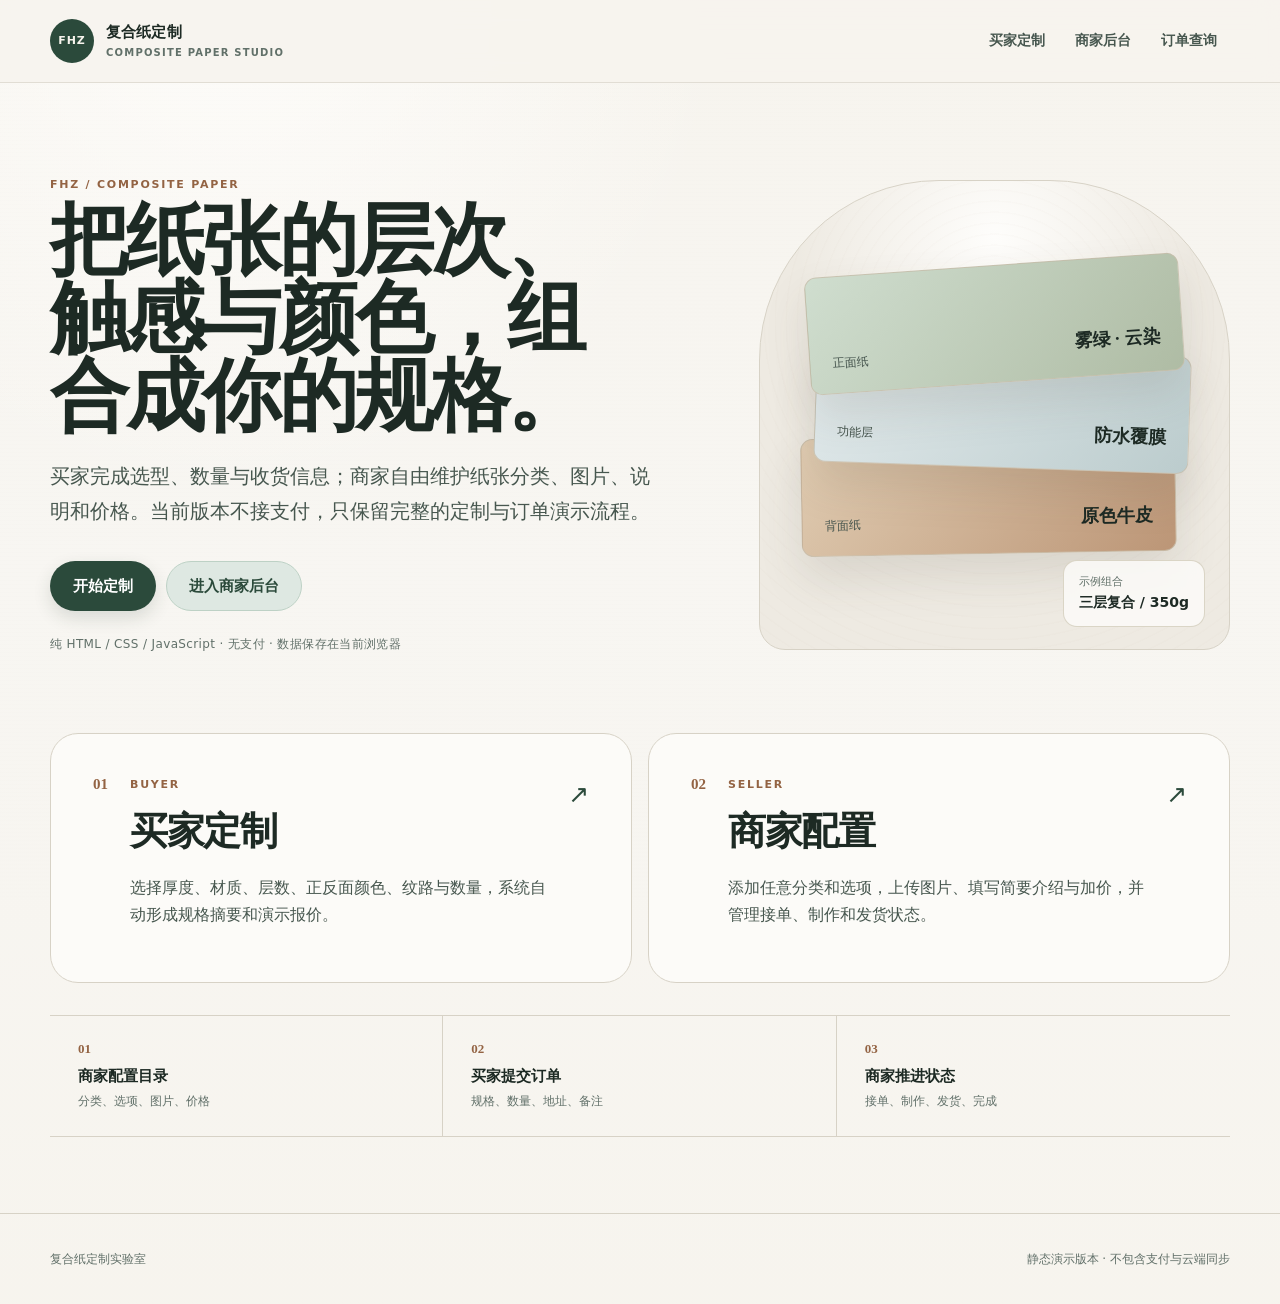
<file: index.html>
<!doctype html>
<html lang="zh-CN">
<head>
  <meta charset="utf-8">
  <meta name="viewport" content="width=device-width, initial-scale=1">
  <meta name="color-scheme" content="light">
  <meta name="theme-color" content="#f4efe4">
  <title>复合纸定制实验室</title>
  <meta name="description" content="一个可直接部署到 Cloudflare Pages 的复合纸定制静态演示网站，包含独立买家页面、商家后台与订单查询。">
  <link rel="icon" href="./favicon.svg" type="image/svg+xml">
  <link rel="stylesheet" href="./assets/styles.css">
</head>
<body>
  <a class="skip-link" href="#main">跳到主要内容</a>
  <header class="site-header">
    <div class="shell header-inner">
      <a class="brand" href="./" aria-label="复合纸定制实验室首页">
        <span class="brand-symbol" aria-hidden="true">FHZ</span>
        <span class="brand-copy"><strong>复合纸定制</strong><small>Composite Paper Studio</small></span>
      </a>
      <button class="nav-toggle" type="button" aria-expanded="false" aria-controls="siteNav">菜单</button>
      <nav class="site-nav" id="siteNav" aria-label="主导航">
        <a href="./buyer/">买家定制</a>
        <a href="./seller/">商家后台</a>
        <a href="./orders/">订单查询</a>
      </nav>
    </div>
  </header>

  <main id="main">
    <section class="shell home-hero">
      <div class="hero-copy">
        <p class="kicker">FHZ / COMPOSITE PAPER</p>
        <h1>把纸张的层次、触感与颜色，组合成你的规格。</h1>
        <p class="hero-lead">买家完成选型、数量与收货信息；商家自由维护纸张分类、图片、说明和价格。当前版本不接支付，只保留完整的定制与订单演示流程。</p>
        <div class="hero-actions">
          <a class="button button-primary button-large" href="./buyer/">开始定制</a>
          <a class="button button-secondary button-large" href="./seller/">进入商家后台</a>
        </div>
        <p class="context-note">纯 HTML / CSS / JavaScript · 无支付 · 数据保存在当前浏览器</p>
      </div>

      <div class="material-visual" aria-label="复合纸层叠示意">
        <div class="paper-sheet paper-sheet-a"><span>正面纸</span><b>雾绿 · 云染</b></div>
        <div class="paper-sheet paper-sheet-b"><span>功能层</span><b>防水覆膜</b></div>
        <div class="paper-sheet paper-sheet-c"><span>背面纸</span><b>原色牛皮</b></div>
        <div class="visual-caption">
          <span>示例组合</span>
          <strong>三层复合 / 350g</strong>
        </div>
      </div>
    </section>

    <section class="shell role-grid" aria-label="使用入口">
      <a class="role-card" href="./buyer/">
        <span class="role-number">01</span>
        <div>
          <p class="kicker">BUYER</p>
          <h2>买家定制</h2>
          <p>选择厚度、材质、层数、正反面颜色、纹路与数量，系统自动形成规格摘要和演示报价。</p>
        </div>
        <span class="role-arrow" aria-hidden="true">↗</span>
      </a>
      <a class="role-card" href="./seller/">
        <span class="role-number">02</span>
        <div>
          <p class="kicker">SELLER</p>
          <h2>商家配置</h2>
          <p>添加任意分类和选项，上传图片、填写简要介绍与加价，并管理接单、制作和发货状态。</p>
        </div>
        <span class="role-arrow" aria-hidden="true">↗</span>
      </a>
    </section>

    <section class="shell process-strip" aria-label="演示流程">
      <div><span>01</span><strong>商家配置目录</strong><small>分类、选项、图片、价格</small></div>
      <div><span>02</span><strong>买家提交订单</strong><small>规格、数量、地址、备注</small></div>
      <div><span>03</span><strong>商家推进状态</strong><small>接单、制作、发货、完成</small></div>
    </section>
  </main>

  <footer class="site-footer">
    <div class="shell footer-inner">
      <span>复合纸定制实验室</span>
      <span>静态演示版本 · 不包含支付与云端同步</span>
    </div>
  </footer>
  <script src="./assets/app.js"></script>
</body>
</html>
</file>
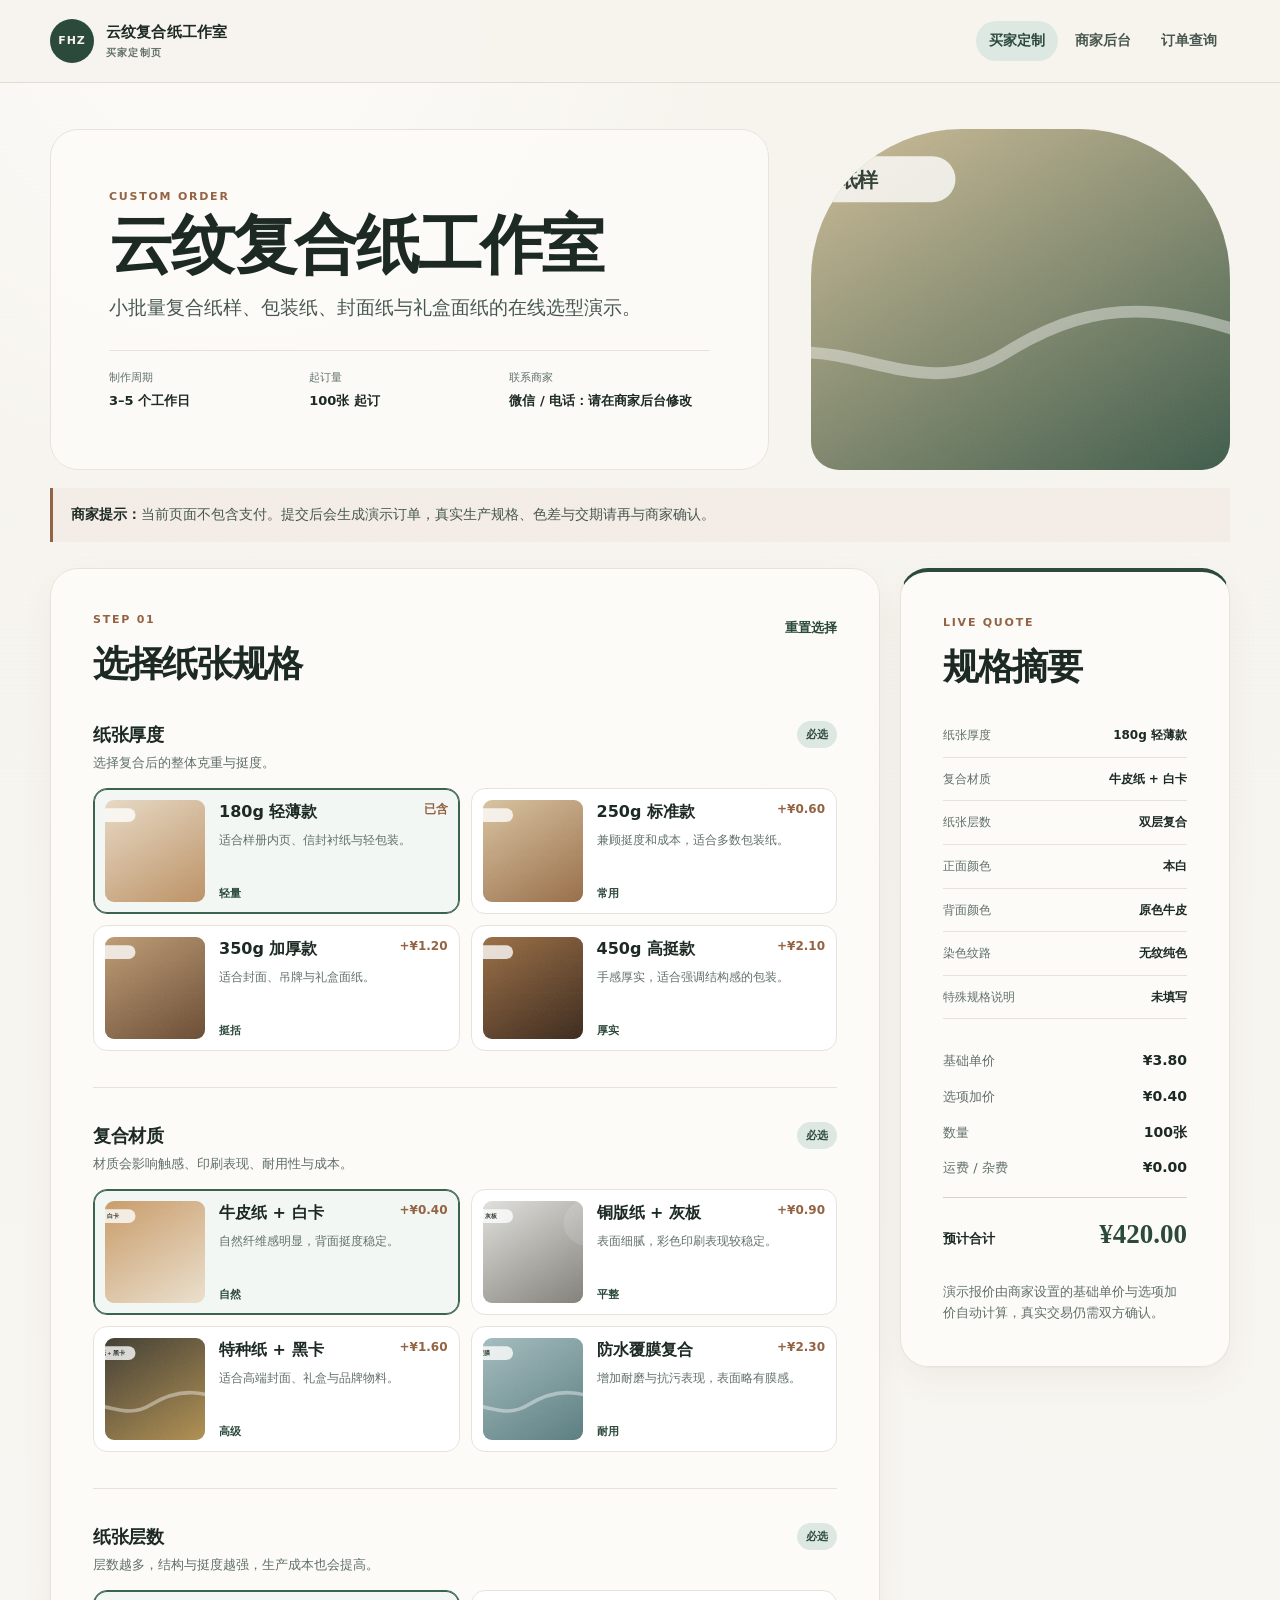
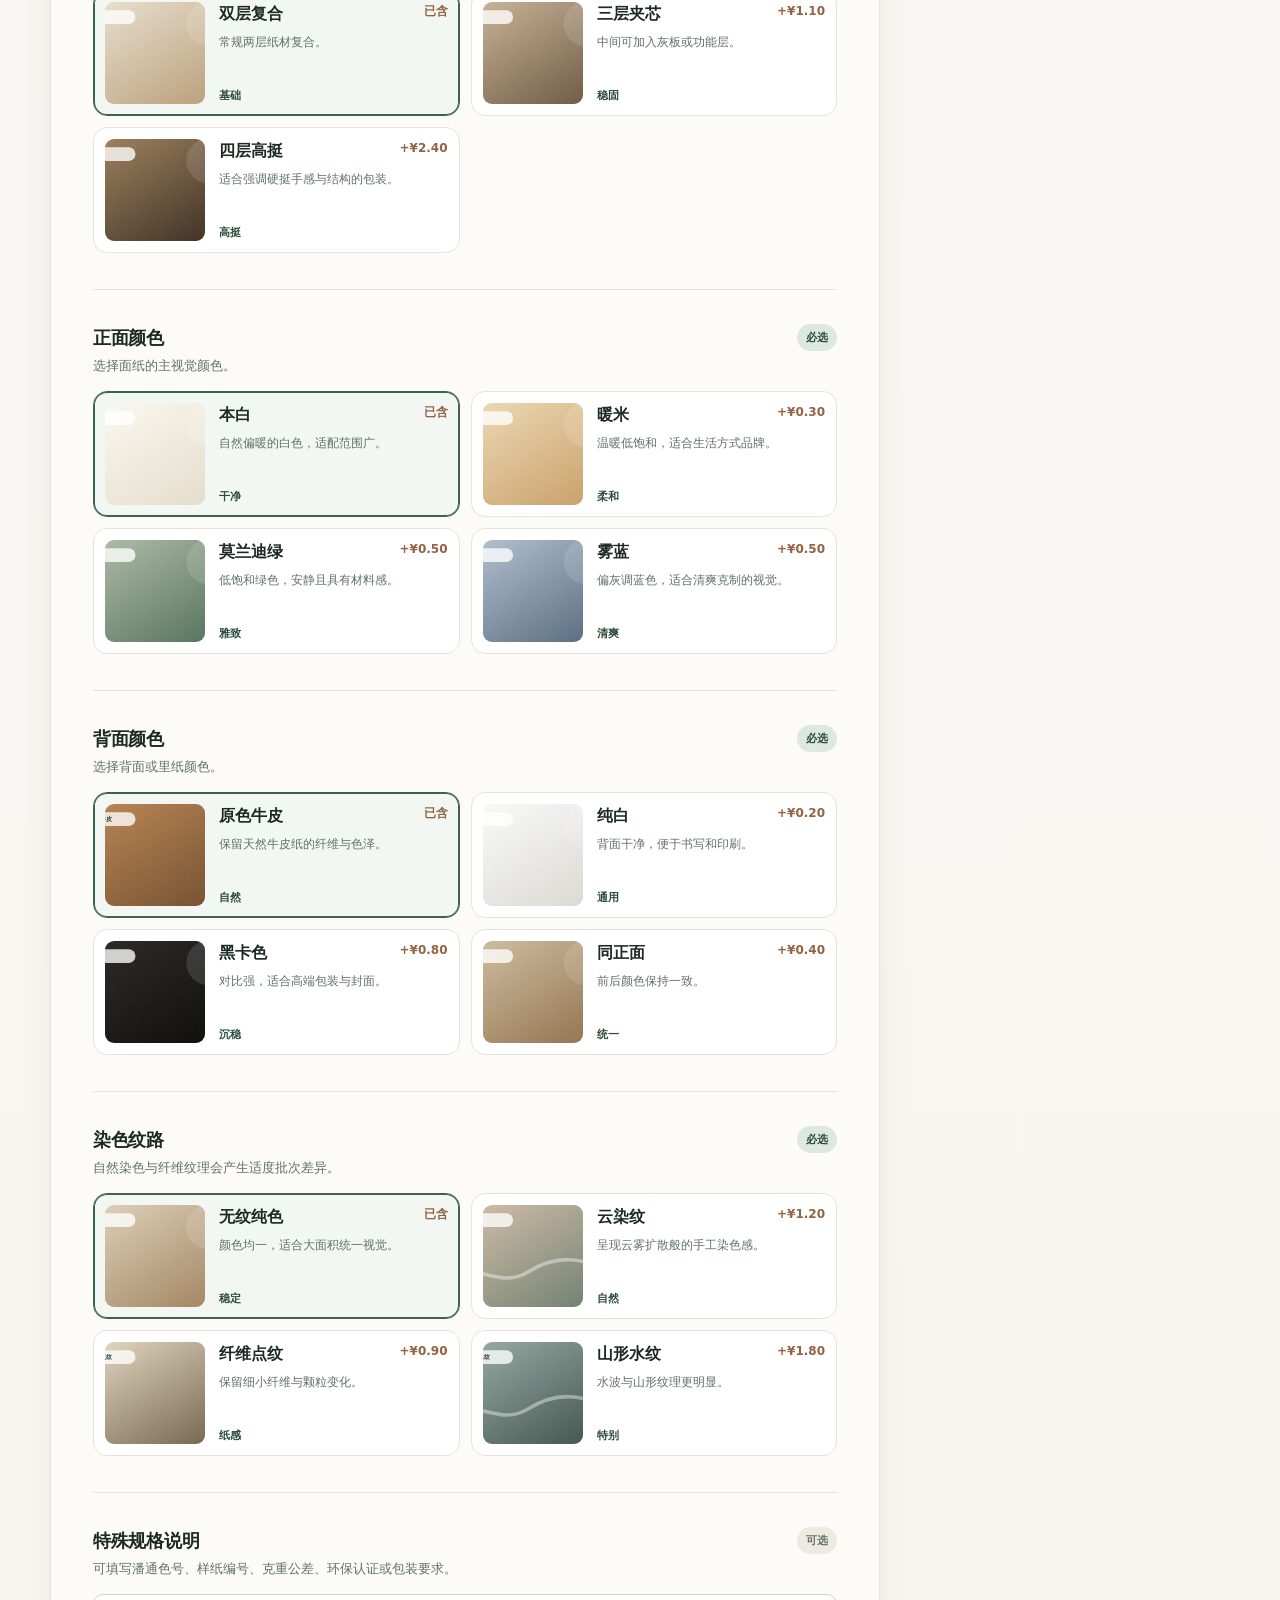
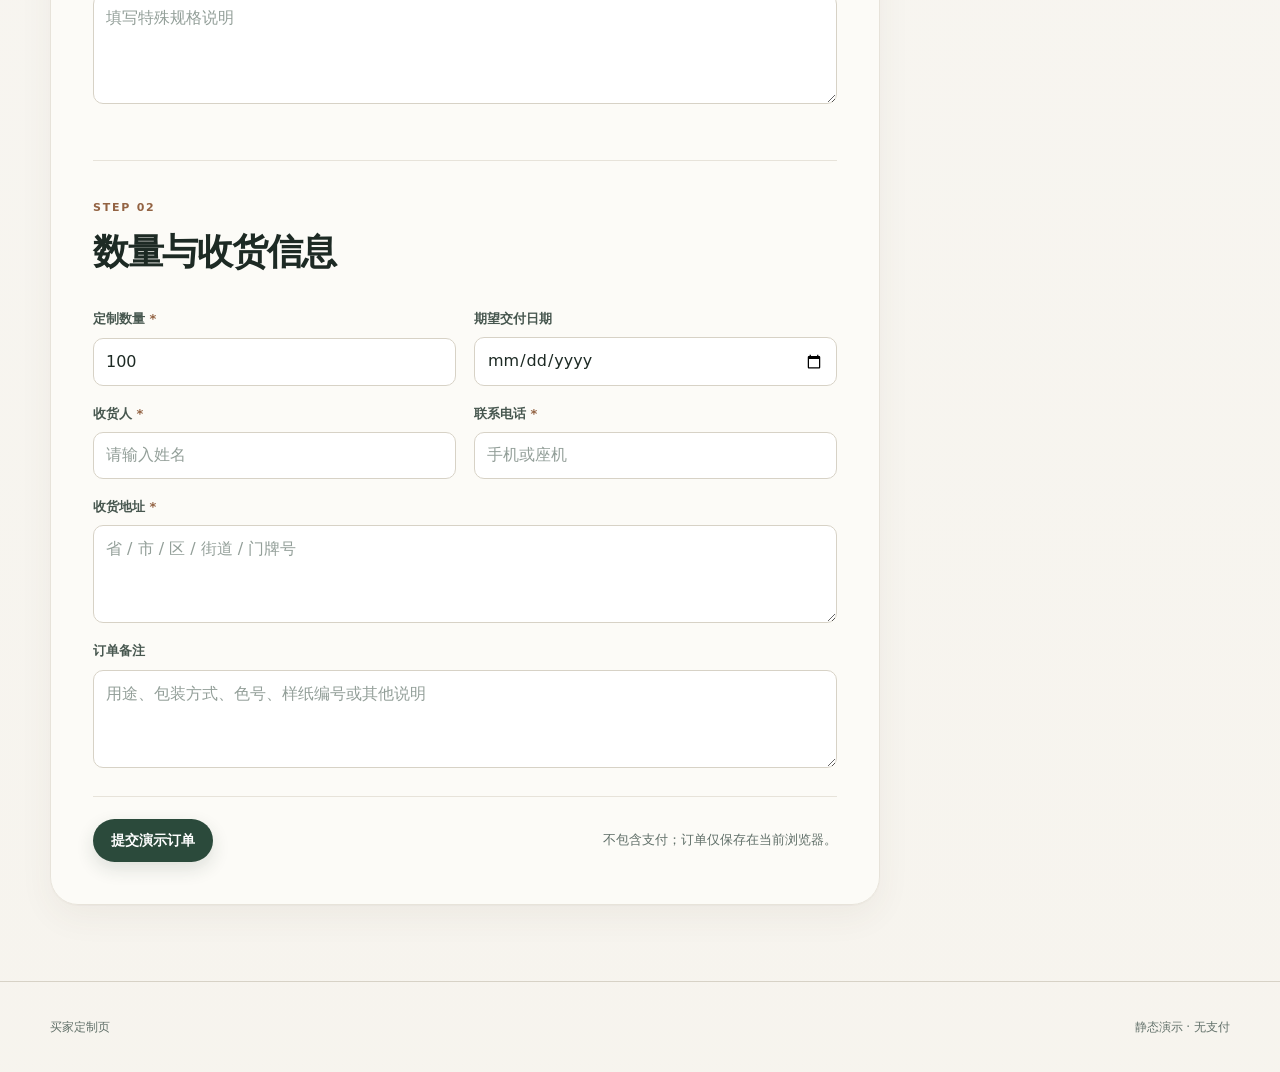
<file: buyer/index.html>
<!doctype html>
<html lang="zh-CN">
<head>
  <meta charset="utf-8">
  <meta name="viewport" content="width=device-width, initial-scale=1">
  <meta name="color-scheme" content="light">
  <meta name="theme-color" content="#f4efe4">
  <title>买家定制 · 复合纸定制实验室</title>
  <meta name="description" content="选择复合纸厚度、材质、层数、颜色、染色纹路和数量，并生成静态演示订单。">
  <link rel="icon" href="../favicon.svg" type="image/svg+xml">
  <link rel="stylesheet" href="../assets/styles.css">
</head>
<body>
  <a class="skip-link" href="#main">跳到主要内容</a>
  <header class="site-header">
    <div class="shell header-inner">
      <a class="brand" href="../" aria-label="返回首页">
        <span class="brand-symbol" aria-hidden="true">FHZ</span>
        <span class="brand-copy"><strong id="buyerShopNameTop">复合纸定制</strong><small>买家定制页</small></span>
      </a>
      <button class="nav-toggle" type="button" aria-expanded="false" aria-controls="siteNav">菜单</button>
      <nav class="site-nav" id="siteNav" aria-label="主导航">
        <a class="active" aria-current="page" href="../buyer/">买家定制</a>
        <a href="../seller/">商家后台</a>
        <a href="../orders/">订单查询</a>
      </nav>
    </div>
  </header>

  <main id="main" class="shell page-main">
    <section class="merchant-intro">
      <div class="merchant-copy">
        <p class="kicker">CUSTOM ORDER</p>
        <h1 id="shopName">复合纸定制</h1>
        <p id="shopSlogan" class="page-lead"></p>
        <dl class="merchant-meta">
          <div><dt>制作周期</dt><dd id="leadTime">待确认</dd></div>
          <div><dt>起订量</dt><dd id="minQty">待确认</dd></div>
          <div><dt>联系商家</dt><dd id="contact">待填写</dd></div>
        </dl>
      </div>
      <div class="merchant-cover-wrap">
        <img id="shopCover" class="merchant-cover" alt="商家复合纸样展示">
      </div>
    </section>

    <div id="shopNotice" class="announcement" role="note"></div>

    <div class="builder-layout">
      <form id="buyerForm" class="content-card buyer-form" novalidate>
        <section aria-labelledby="specTitle">
          <div class="section-heading">
            <div><p class="kicker">STEP 01</p><h2 id="specTitle">选择纸张规格</h2></div>
            <button class="text-button" id="resetChoiceBtn" type="button">重置选择</button>
          </div>
          <div id="groupsContainer" class="groups-container"></div>
        </section>

        <section class="form-section" aria-labelledby="deliveryTitle">
          <div class="section-heading">
            <div><p class="kicker">STEP 02</p><h2 id="deliveryTitle">数量与收货信息</h2></div>
          </div>
          <div class="field-grid two-columns">
            <label class="field"><span>定制数量 <em aria-hidden="true">*</em></span><input id="quantity" name="quantity" type="number" min="1" step="1" inputmode="numeric" required></label>
            <label class="field"><span>期望交付日期</span><input id="deadline" name="deadline" type="date"></label>
            <label class="field"><span>收货人 <em aria-hidden="true">*</em></span><input id="buyerName" name="buyerName" type="text" autocomplete="name" maxlength="40" placeholder="请输入姓名" required></label>
            <label class="field"><span>联系电话 <em aria-hidden="true">*</em></span><input id="buyerPhone" name="buyerPhone" type="tel" autocomplete="tel" maxlength="30" placeholder="手机或座机" required></label>
            <label class="field span-two"><span>收货地址 <em aria-hidden="true">*</em></span><textarea id="address" name="address" rows="3" autocomplete="street-address" maxlength="240" placeholder="省 / 市 / 区 / 街道 / 门牌号" required></textarea></label>
            <label class="field span-two"><span>订单备注</span><textarea id="remark" name="remark" rows="3" maxlength="500" placeholder="用途、包装方式、色号、样纸编号或其他说明"></textarea></label>
          </div>
        </section>

        <div id="formMessage" class="form-message" role="alert" aria-live="assertive" hidden></div>
        <div class="form-footer">
          <button class="button button-primary" type="submit">提交演示订单</button>
          <p>不包含支付；订单仅保存在当前浏览器。</p>
        </div>
      </form>

      <aside class="content-card quote-panel" aria-labelledby="quoteTitle">
        <div class="section-heading compact">
          <div><p class="kicker">LIVE QUOTE</p><h2 id="quoteTitle">规格摘要</h2></div>
        </div>
        <div id="summaryList" class="summary-list"></div>
        <dl class="price-summary">
          <div><dt>基础单价</dt><dd id="basePrice">¥0.00</dd></div>
          <div><dt>选项加价</dt><dd id="extraPrice">¥0.00</dd></div>
          <div><dt>数量</dt><dd id="qtyPreview">0</dd></div>
          <div><dt>运费 / 杂费</dt><dd id="shippingFee">¥0.00</dd></div>
          <div class="price-total"><dt>预计合计</dt><dd id="totalPrice">¥0.00</dd></div>
        </dl>
        <p class="quiet-note">演示报价由商家设置的基础单价与选项加价自动计算，真实交易仍需双方确认。</p>
      </aside>
    </div>
  </main>

  <dialog id="orderDialog" class="dialog-shell" aria-labelledby="orderDialogTitle">
    <div class="dialog-card dialog-small">
      <button class="dialog-close" id="closeOrderDialog" type="button" aria-label="关闭">×</button>
      <p class="kicker">ORDER CREATED</p>
      <h2 id="orderDialogTitle">订单已生成</h2>
      <p class="dialog-lead">订单已保存到当前浏览器。请记录订单号，或复制摘要发给商家。</p>
      <div id="orderDialogBody"></div>
      <div class="dialog-actions">
        <button class="button button-secondary" id="copyOrderBtn" type="button">复制订单摘要</button>
        <a class="button button-quiet" id="viewOrderLink" href="../orders/">查看订单</a>
        <button class="button button-primary" id="okOrderBtn" type="button">完成</button>
      </div>
    </div>
  </dialog>

  <footer class="site-footer">
    <div class="shell footer-inner"><span>买家定制页</span><span>静态演示 · 无支付</span></div>
  </footer>
  <script src="../assets/store.js"></script>
  <script src="../assets/app.js"></script>
  <script src="../assets/buyer.js"></script>
</body>
</html>
</file>
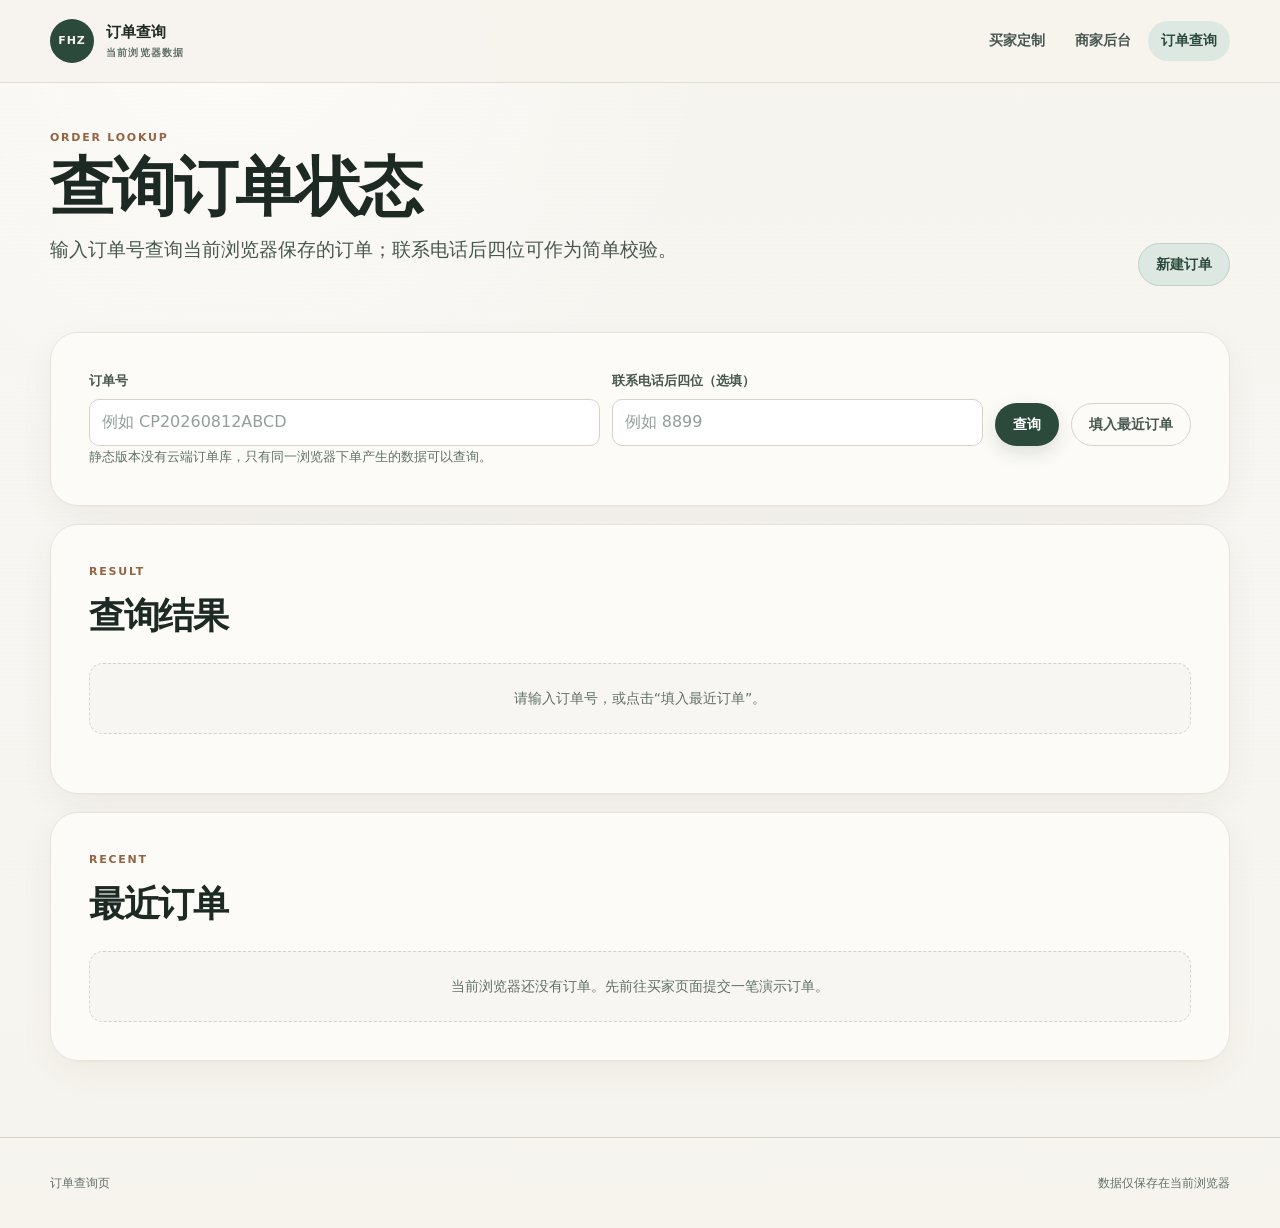
<file: orders/index.html>
<!doctype html>
<html lang="zh-CN">
<head>
  <meta charset="utf-8">
  <meta name="viewport" content="width=device-width, initial-scale=1">
  <meta name="color-scheme" content="light">
  <meta name="theme-color" content="#f4efe4">
  <title>订单查询 · 复合纸定制实验室</title>
  <meta name="description" content="查询当前浏览器中保存的复合纸定制演示订单及物流状态。">
  <link rel="icon" href="../favicon.svg" type="image/svg+xml">
  <link rel="stylesheet" href="../assets/styles.css">
</head>
<body>
  <a class="skip-link" href="#main">跳到主要内容</a>
  <header class="site-header">
    <div class="shell header-inner">
      <a class="brand" href="../" aria-label="返回首页">
        <span class="brand-symbol" aria-hidden="true">FHZ</span>
        <span class="brand-copy"><strong>订单查询</strong><small>当前浏览器数据</small></span>
      </a>
      <button class="nav-toggle" type="button" aria-expanded="false" aria-controls="siteNav">菜单</button>
      <nav class="site-nav" id="siteNav" aria-label="主导航">
        <a href="../buyer/">买家定制</a>
        <a href="../seller/">商家后台</a>
        <a class="active" aria-current="page" href="../orders/">订单查询</a>
      </nav>
    </div>
  </header>

  <main id="main" class="shell page-main order-page">
    <section class="page-heading-row">
      <div><p class="kicker">ORDER LOOKUP</p><h1>查询订单状态</h1><p class="page-lead">输入订单号查询当前浏览器保存的订单；联系电话后四位可作为简单校验。</p></div>
      <a class="button button-secondary" href="../buyer/">新建订单</a>
    </section>

    <section class="content-card lookup-card">
      <form id="orderLookupForm" class="lookup-form" novalidate>
        <label class="field"><span>订单号</span><input id="orderCodeInput" type="text" autocomplete="off" maxlength="32" placeholder="例如 CP20260812ABCD" required></label>
        <label class="field"><span>联系电话后四位（选填）</span><input id="phoneTailInput" type="text" inputmode="numeric" maxlength="4" pattern="[0-9]{4}" placeholder="例如 8899"></label>
        <button class="button button-primary" type="submit">查询</button>
        <button class="button button-quiet" id="loadLatestOrderBtn" type="button">填入最近订单</button>
      </form>
      <p class="quiet-note">静态版本没有云端订单库，只有同一浏览器下单产生的数据可以查询。</p>
    </section>

    <section class="content-card result-card" aria-labelledby="resultTitle">
      <div class="section-heading compact"><div><p class="kicker">RESULT</p><h2 id="resultTitle">查询结果</h2></div></div>
      <div id="orderResult" class="lookup-result" aria-live="polite"></div>
    </section>

    <section class="content-card recent-section" aria-labelledby="recentTitle">
      <div class="section-heading compact"><div><p class="kicker">RECENT</p><h2 id="recentTitle">最近订单</h2></div></div>
      <div id="recentOrders" class="orders-list"></div>
    </section>
  </main>

  <footer class="site-footer">
    <div class="shell footer-inner"><span>订单查询页</span><span>数据仅保存在当前浏览器</span></div>
  </footer>
  <script src="../assets/store.js"></script>
  <script src="../assets/app.js"></script>
  <script src="../assets/orders.js"></script>
</body>
</html>
</file>
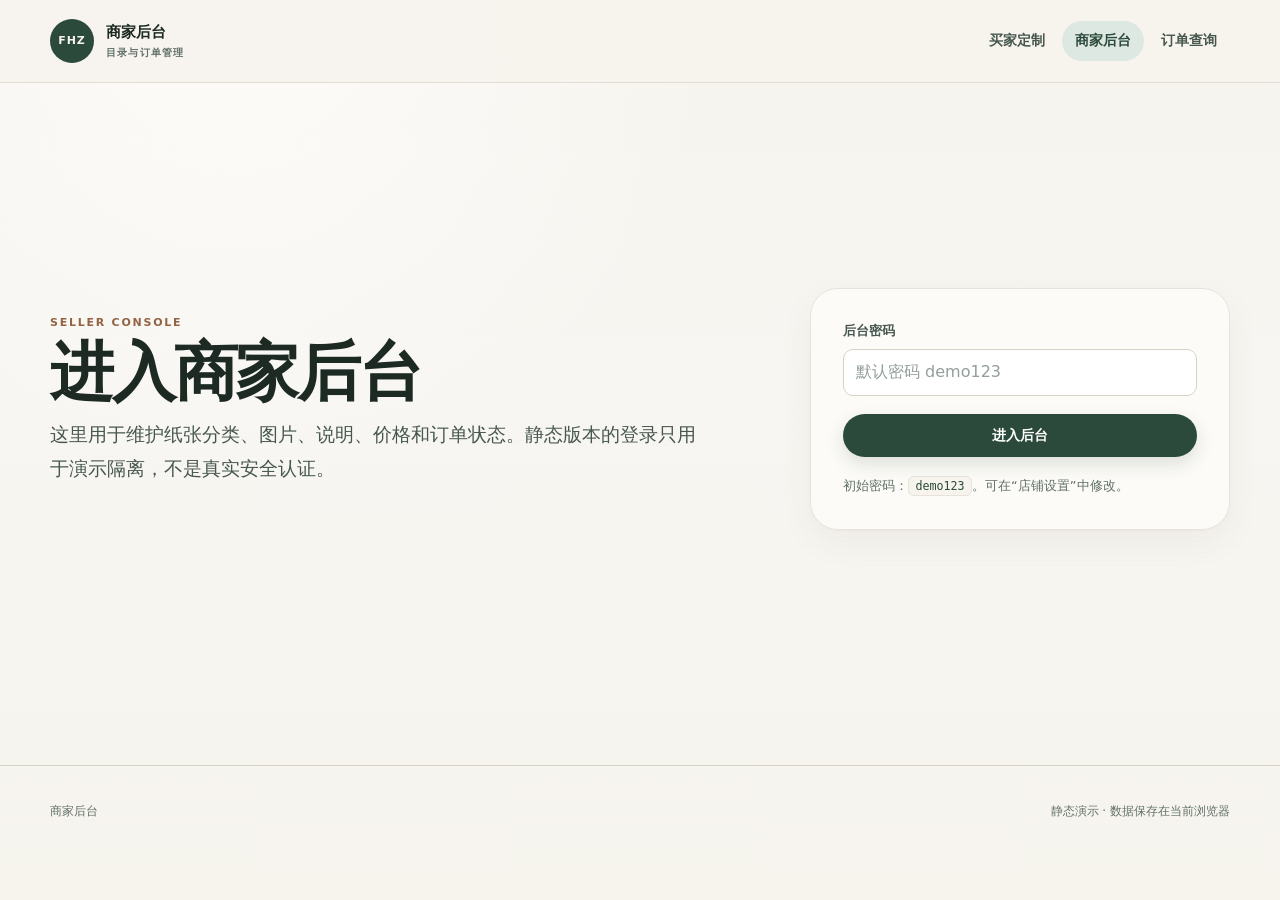
<file: seller/index.html>
<!doctype html>
<html lang="zh-CN">
<head>
  <meta charset="utf-8">
  <meta name="viewport" content="width=device-width, initial-scale=1">
  <meta name="color-scheme" content="light">
  <meta name="theme-color" content="#f4efe4">
  <title>商家后台 · 复合纸定制实验室</title>
  <meta name="description" content="复合纸定制静态商家后台，可维护店铺、分类、选项、图片、价格和演示订单。">
  <link rel="icon" href="../favicon.svg" type="image/svg+xml">
  <link rel="stylesheet" href="../assets/styles.css">
</head>
<body>
  <a class="skip-link" href="#main">跳到主要内容</a>
  <header class="site-header">
    <div class="shell header-inner">
      <a class="brand" href="../" aria-label="返回首页">
        <span class="brand-symbol" aria-hidden="true">FHZ</span>
        <span class="brand-copy"><strong>商家后台</strong><small>目录与订单管理</small></span>
      </a>
      <button class="nav-toggle" type="button" aria-expanded="false" aria-controls="siteNav">菜单</button>
      <nav class="site-nav" id="siteNav" aria-label="主导航">
        <a href="../buyer/">买家定制</a>
        <a class="active" aria-current="page" href="../seller/">商家后台</a>
        <a href="../orders/">订单查询</a>
      </nav>
    </div>
  </header>

  <main id="main" class="shell page-main">
    <section id="loginView" class="login-layout" hidden>
      <div class="login-copy">
        <p class="kicker">SELLER CONSOLE</p>
        <h1>进入商家后台</h1>
        <p class="page-lead">这里用于维护纸张分类、图片、说明、价格和订单状态。静态版本的登录只用于演示隔离，不是真实安全认证。</p>
      </div>
      <form id="loginForm" class="content-card login-card" novalidate>
        <label class="field"><span>后台密码</span><input id="sellerPassword" type="password" autocomplete="current-password" placeholder="默认密码 demo123" required></label>
        <div id="loginMessage" class="form-message" role="alert" hidden></div>
        <button class="button button-primary" type="submit">进入后台</button>
        <p class="quiet-note">初始密码：<code>demo123</code>。可在“店铺设置”中修改。</p>
      </form>
    </section>

    <section id="sellerApp" class="seller-app" hidden>
      <div class="admin-heading">
        <div>
          <p class="kicker">SELLER CONSOLE</p>
          <h1 id="adminShopName">复合纸工作室</h1>
          <p id="adminShopMeta">静态演示后台</p>
        </div>
        <div class="admin-actions">
          <a class="button button-secondary" href="../buyer/">预览买家页</a>
          <button id="logoutBtn" class="button button-quiet" type="button">退出</button>
        </div>
      </div>

      <nav class="admin-tabs" aria-label="后台功能">
        <button class="active" type="button" data-tab="dashboard" aria-selected="true">概览</button>
        <button type="button" data-tab="settings" aria-selected="false">店铺设置</button>
        <button type="button" data-tab="catalog" aria-selected="false">种类与细节</button>
        <button type="button" data-tab="orders" aria-selected="false">订单管理</button>
        <button type="button" data-tab="backup" aria-selected="false">数据备份</button>
      </nav>

      <div id="toast" class="toast" role="status" aria-live="polite" hidden></div>

      <section class="tab-view active" id="tab-dashboard" aria-labelledby="dashboardTitle">
        <h2 class="sr-only" id="dashboardTitle">后台概览</h2>
        <div class="metric-grid">
          <article><span>分类</span><strong id="metricGroups">0</strong><small>启用与隐藏均计入</small></article>
          <article><span>选项</span><strong id="metricOptions">0</strong><small>图片、介绍与价格</small></article>
          <article><span>订单</span><strong id="metricOrders">0</strong><small>当前浏览器记录</small></article>
          <article><span>待处理</span><strong id="metricPending">0</strong><small>待接单至制作中</small></article>
        </div>
        <div class="content-card guidance-card">
          <div><p class="kicker">HOW IT WORKS</p><h2>先配置目录，再预览买家页面。</h2></div>
          <ol class="guidance-list">
            <li><span>01</span><div><strong>店铺设置</strong><p>填写店名、起订量、基础单价、制作周期与封面图。</p></div></li>
            <li><span>02</span><div><strong>种类与细节</strong><p>添加厚度、材质、颜色、纹路等分类，以及每个分类的选项。</p></div></li>
            <li><span>03</span><div><strong>订单管理</strong><p>在同一浏览器内演示接单、制作、发货与完成。</p></div></li>
          </ol>
          <p class="quiet-note">不同浏览器和设备之间不会同步数据；导出 JSON 可以手动迁移配置。</p>
        </div>
      </section>

      <section class="tab-view" id="tab-settings" aria-labelledby="settingsTitle" hidden>
        <form id="settingsForm" class="content-card settings-form" novalidate>
          <div class="section-heading"><div><p class="kicker">SHOP SETTINGS</p><h2 id="settingsTitle">店铺与报价基础</h2></div></div>
          <div class="settings-layout">
            <div class="field-grid two-columns">
              <label class="field"><span>店铺名称 <em>*</em></span><input id="shopNameInput" type="text" maxlength="60" required></label>
              <label class="field"><span>联系方式</span><input id="contactInput" type="text" maxlength="80" placeholder="微信、电话或邮箱"></label>
              <label class="field span-two"><span>一句话介绍</span><input id="sloganInput" type="text" maxlength="160"></label>
              <label class="field span-two"><span>买家公告</span><textarea id="announcementInput" rows="3" maxlength="360"></textarea></label>
              <label class="field"><span>基础单价 <em>*</em></span><input id="basePriceInput" type="number" min="0" step="0.01" required></label>
              <label class="field"><span>计价单位 <em>*</em></span><input id="unitInput" type="text" maxlength="12" placeholder="张 / 平方米" required></label>
              <label class="field"><span>最小起订量 <em>*</em></span><input id="minQtyInput" type="number" min="1" step="1" required></label>
              <label class="field"><span>运费 / 杂费</span><input id="shippingFeeInput" type="number" min="0" step="0.01"></label>
              <label class="field"><span>制作周期</span><input id="leadTimeInput" type="text" maxlength="60" placeholder="例如 3–5 个工作日"></label>
              <label class="field"><span>后台密码 <em>*</em></span><input id="passwordInput" type="text" maxlength="60" required></label>
              <label class="field span-two"><span>商家地址</span><textarea id="addressInput" rows="2" maxlength="240"></textarea></label>
            </div>
            <div class="cover-editor">
              <p class="field-label">店铺封面图</p>
              <div class="cover-preview-frame"><img id="coverPreview" alt="店铺封面预览"></div>
              <label class="file-button"><input id="coverInput" type="file" accept="image/png,image/jpeg,image/webp,image/gif"><span>选择图片</span></label>
              <p>图片会压缩后保存到浏览器。建议单张不超过 8 MB。</p>
            </div>
          </div>
          <div id="settingsMessage" class="form-message" role="alert" hidden></div>
          <div class="form-footer"><button class="button button-primary" type="submit">保存店铺设置</button><p>保存后买家页面立即读取新配置。</p></div>
        </form>
      </section>

      <section class="tab-view" id="tab-catalog" aria-labelledby="catalogTitle" hidden>
        <div class="content-card catalog-panel">
          <div class="section-heading">
            <div><p class="kicker">CATALOG BUILDER</p><h2 id="catalogTitle">种类与细节</h2><p>分类支持单选、多选或文本说明；选项支持图片、简述、标签与单价加价。</p></div>
            <button id="addGroupBtn" class="button button-primary" type="button">新增分类</button>
          </div>
          <div id="groupEditorList" class="group-editor-list"></div>
        </div>
      </section>

      <section class="tab-view" id="tab-orders" aria-labelledby="ordersTitle" hidden>
        <div class="content-card order-management">
          <div class="section-heading">
            <div><p class="kicker">ORDERS</p><h2 id="ordersTitle">订单管理</h2></div>
            <button id="clearFinishedBtn" class="text-button danger-text" type="button">清理已完成 / 已取消</button>
          </div>
          <div class="order-toolbar">
            <label class="field compact-field"><span>状态</span><select id="statusFilter">
              <option value="all">全部状态</option><option value="pending">待接单</option><option value="accepted">已接单</option><option value="making">制作中</option><option value="shipped">已发货</option><option value="completed">已完成</option><option value="cancelled">已取消</option>
            </select></label>
            <label class="field compact-field search-field"><span>搜索</span><input id="orderSearch" type="search" maxlength="80" placeholder="订单号 / 姓名 / 电话 / 地址"></label>
          </div>
          <div id="ordersList" class="orders-list"></div>
        </div>
      </section>

      <section class="tab-view" id="tab-backup" aria-labelledby="backupTitle" hidden>
        <div class="content-card backup-panel">
          <div class="section-heading"><div><p class="kicker">BACKUP</p><h2 id="backupTitle">导入、导出与重置</h2></div></div>
          <div class="backup-grid">
            <article><h3>导出数据</h3><p>下载店铺、分类、选项和订单的 JSON 备份。</p><div class="button-row"><button id="exportBtn" class="button button-secondary" type="button">下载 JSON</button><button id="copyDataBtn" class="button button-quiet" type="button">复制 JSON</button></div></article>
            <article><h3>导入数据</h3><p>粘贴 JSON 或选择备份文件。导入会覆盖当前浏览器数据。</p><label class="field"><span>JSON 内容</span><textarea id="importText" rows="7" spellcheck="false" placeholder="在这里粘贴导出的 JSON"></textarea></label><label class="file-button inline-file"><input id="importFile" type="file" accept="application/json,.json"><span>选择 JSON 文件</span></label><button id="importBtn" class="button button-primary" type="button">导入并覆盖</button></article>
            <article class="danger-card"><h3>重置数据</h3><p>恢复默认演示会覆盖全部数据；清空订单会保留店铺和目录。</p><div class="button-row"><button id="resetDemoBtn" class="button button-danger" type="button">恢复默认演示</button><button id="clearOrdersBtn" class="button button-quiet danger-text" type="button">清空全部订单</button></div></article>
          </div>
        </div>
      </section>
    </section>
  </main>

  <footer class="site-footer"><div class="shell footer-inner"><span>商家后台</span><span>静态演示 · 数据保存在当前浏览器</span></div></footer>
  <script src="../assets/store.js"></script>
  <script src="../assets/app.js"></script>
  <script src="../assets/seller.js"></script>
</body>
</html>
</file>
<file: assets/styles.css>
:root {
  color-scheme: light;
  --canvas: hsl(42 34% 95%);
  --canvas-deep: hsl(41 28% 91%);
  --surface: hsl(45 35% 98%);
  --surface-strong: hsl(0 0% 100%);
  --ink: hsl(153 18% 14%);
  --ink-soft: hsl(150 10% 31%);
  --muted: hsl(150 7% 41%);
  --line: hsl(42 18% 81%);
  --line-soft: hsl(42 22% 88%);
  --forest: hsl(151 27% 23%);
  --forest-2: hsl(151 24% 31%);
  --forest-soft: hsl(143 19% 89%);
  --clay: hsl(24 37% 42%);
  --clay-soft: hsl(25 39% 90%);
  --gold: hsl(40 38% 56%);
  --danger: hsl(3 53% 44%);
  --danger-soft: hsl(5 50% 94%);
  --success: hsl(147 43% 32%);
  --warning: hsl(37 62% 39%);
  --shadow-soft: 0 1px 1px hsl(38 20% 28% / .03), 0 12px 34px hsl(38 20% 28% / .06);
  --shadow-dialog: 0 28px 90px hsl(152 18% 10% / .24);
  --radius-xl: 28px;
  --radius-lg: 20px;
  --radius-md: 14px;
  --radius-sm: 10px;
  --sans: ui-sans-serif, system-ui, -apple-system, BlinkMacSystemFont, "Segoe UI", "PingFang SC", "Hiragino Sans GB", "Microsoft YaHei", sans-serif;
  --serif: "Iowan Old Style", "Baskerville", "Songti SC", "STSong", "Noto Serif CJK SC", Georgia, serif;
}

* { box-sizing: border-box; }
html { min-width: 320px; scroll-behavior: smooth; }
body {
  min-height: 100vh;
  margin: 0;
  color: var(--ink);
  background:
    radial-gradient(circle at 18% 0%, hsl(42 60% 99% / .9), transparent 31rem),
    linear-gradient(180deg, var(--canvas) 0%, hsl(43 28% 96%) 44%, var(--canvas) 100%);
  font-family: var(--sans);
  font-size: 16px;
  line-height: 1.55;
  text-rendering: optimizeLegibility;
  -webkit-font-smoothing: antialiased;
}
body::before {
  content: "";
  position: fixed;
  inset: 0;
  z-index: -1;
  pointer-events: none;
  opacity: .16;
  background-image:
    repeating-linear-gradient(0deg, transparent 0 3px, hsl(38 20% 35% / .03) 3px 4px),
    repeating-linear-gradient(90deg, transparent 0 5px, hsl(38 20% 35% / .02) 5px 6px);
}
body.dialog-open { overflow: hidden; }

[hidden] { display: none !important; }
.sr-only {
  position: absolute !important;
  width: 1px !important;
  height: 1px !important;
  padding: 0 !important;
  margin: -1px !important;
  overflow: hidden !important;
  clip: rect(0, 0, 0, 0) !important;
  white-space: nowrap !important;
  border: 0 !important;
}
.skip-link {
  position: fixed;
  top: 12px;
  left: 12px;
  z-index: 999;
  transform: translateY(-160%);
  padding: 10px 14px;
  border-radius: 8px;
  color: white;
  background: var(--forest);
}
.skip-link:focus { transform: translateY(0); }

h1, h2, h3, p, dl, dd, figure { margin-top: 0; }
h1, h2, h3 { text-wrap: balance; }
h1, h2 {
  font-family: var(--serif);
  font-weight: 600;
  letter-spacing: -.035em;
}
h3 { letter-spacing: -.015em; }
a { color: inherit; text-decoration: none; }
button, input, textarea, select { font: inherit; }
button { cursor: pointer; }
button:disabled { cursor: not-allowed; opacity: .58; }
img { display: block; max-width: 100%; }
code {
  padding: .12rem .4rem;
  border: 1px solid var(--line-soft);
  border-radius: 6px;
  color: var(--forest);
  background: var(--canvas);
  font: .9em ui-monospace, SFMono-Regular, Menlo, Consolas, monospace;
}

.shell { width: min(1180px, calc(100% - 40px)); margin-inline: auto; }
.page-main { padding-block: 46px 76px; }

.site-header {
  position: relative;
  z-index: 30;
  border-bottom: 1px solid hsl(42 18% 82% / .72);
  background: hsl(42 34% 95% / .92);
  backdrop-filter: blur(12px);
}
.header-inner {
  min-height: 82px;
  display: flex;
  align-items: center;
  justify-content: space-between;
  gap: 24px;
}
.brand {
  min-width: 0;
  display: inline-flex;
  align-items: center;
  gap: 12px;
}
.brand-symbol {
  width: 44px;
  height: 44px;
  flex: 0 0 44px;
  display: grid;
  place-items: center;
  border-radius: 50%;
  color: hsl(42 38% 95%);
  background: var(--forest);
  font-size: 11px;
  font-weight: 800;
  letter-spacing: .08em;
}
.brand-copy { min-width: 0; }
.brand-copy strong, .brand-copy small { display: block; }
.brand-copy strong {
  max-width: 290px;
  overflow: hidden;
  text-overflow: ellipsis;
  white-space: nowrap;
  font-size: 15px;
  letter-spacing: .01em;
}
.brand-copy small {
  margin-top: 1px;
  color: var(--muted);
  font-size: 10px;
  font-weight: 700;
  letter-spacing: .12em;
  text-transform: uppercase;
}
.site-nav {
  display: flex;
  align-items: center;
  gap: 4px;
}
.site-nav a {
  min-height: 40px;
  display: inline-flex;
  align-items: center;
  padding: 8px 13px;
  border-radius: 999px;
  color: var(--ink-soft);
  font-size: 14px;
  font-weight: 650;
  transition: color .18s ease, background-color .18s ease;
}
.site-nav a:hover, .site-nav a.active {
  color: var(--forest);
  background: var(--forest-soft);
}
.nav-toggle {
  display: none;
  min-height: 40px;
  border: 1px solid var(--line);
  border-radius: 999px;
  padding: 8px 14px;
  color: var(--ink);
  background: var(--surface);
}

.kicker {
  margin-bottom: 9px;
  color: var(--clay);
  font-size: 11px;
  font-weight: 800;
  letter-spacing: .16em;
  text-transform: uppercase;
}
.page-lead, .hero-lead, .dialog-lead {
  color: var(--ink-soft);
  line-height: 1.75;
}
.page-lead { max-width: 720px; font-size: clamp(16px, 2vw, 19px); }
.quiet-note {
  margin: 0;
  color: var(--muted);
  font-size: 13px;
  line-height: 1.65;
}
.context-note {
  margin: 24px 0 0;
  color: var(--muted);
  font-size: 12px;
  letter-spacing: .03em;
}

.button {
  min-height: 43px;
  display: inline-flex;
  align-items: center;
  justify-content: center;
  gap: 8px;
  border: 1px solid transparent;
  border-radius: 999px;
  padding: 9px 17px;
  font-weight: 720;
  font-size: 14px;
  line-height: 1.2;
  transition: transform .16s ease, box-shadow .16s ease, color .16s ease, background-color .16s ease, border-color .16s ease;
}
.button:hover:not(:disabled) { transform: translateY(-1px); }
.button:focus-visible, .text-button:focus-visible, .site-nav a:focus-visible, .role-card:focus-visible, .choice-card input:focus-visible + .choice-inner, input:focus-visible, textarea:focus-visible, select:focus-visible {
  outline: 3px solid hsl(151 30% 32% / .22);
  outline-offset: 2px;
}
.button-primary {
  color: white;
  background: var(--forest);
  box-shadow: 0 7px 18px hsl(151 28% 18% / .14);
}
.button-primary:hover:not(:disabled) { background: var(--forest-2); box-shadow: 0 9px 24px hsl(151 28% 18% / .18); }
.button-secondary {
  color: var(--forest);
  border-color: hsl(145 18% 78%);
  background: var(--forest-soft);
}
.button-quiet {
  color: var(--ink-soft);
  border-color: var(--line);
  background: transparent;
}
.button-danger {
  color: white;
  background: var(--danger);
}
.button-large { min-height: 50px; padding: 12px 22px; font-size: 15px; }
.button-row { display: flex; flex-wrap: wrap; gap: 9px; }
.text-button {
  min-height: 34px;
  border: 0;
  padding: 5px 0;
  color: var(--forest);
  background: transparent;
  font-size: 13px;
  font-weight: 750;
}
.text-button:hover { text-decoration: underline; text-underline-offset: 4px; }
.danger-text { color: var(--danger) !important; }

.content-card {
  border: 1px solid var(--line-soft);
  border-radius: var(--radius-xl);
  background: hsl(45 35% 98% / .92);
  box-shadow: var(--shadow-soft);
}

/* 首页 */
.home-hero {
  min-height: 650px;
  display: grid;
  grid-template-columns: minmax(0, 1.08fr) minmax(360px, .82fr);
  align-items: center;
  gap: clamp(48px, 7vw, 100px);
  padding-block: 86px 72px;
}
.hero-copy h1 {
  max-width: 760px;
  margin-bottom: 24px;
  font-size: clamp(48px, 6.2vw, 84px);
  line-height: .98;
}
.hero-lead { max-width: 690px; margin-bottom: 0; font-size: clamp(16px, 1.7vw, 20px); }
.hero-actions { display: flex; flex-wrap: wrap; gap: 10px; margin-top: 32px; }
.material-visual {
  position: relative;
  min-height: 470px;
  border: 1px solid var(--line);
  border-radius: 180px 180px 26px 26px;
  overflow: hidden;
  background:
    radial-gradient(circle at 50% 12%, hsl(44 54% 99%), transparent 42%),
    var(--canvas-deep);
}
.material-visual::after {
  content: "";
  position: absolute;
  inset: 0;
  pointer-events: none;
  opacity: .23;
  background-image: repeating-radial-gradient(circle at 50% 30%, transparent 0 9px, hsl(28 25% 48% / .08) 10px 11px);
}
.paper-sheet {
  position: absolute;
  left: 10%;
  width: 80%;
  min-height: 118px;
  display: flex;
  align-items: flex-end;
  justify-content: space-between;
  gap: 16px;
  padding: 20px 22px;
  border: 1px solid hsl(41 21% 73% / .8);
  border-radius: 12px;
  box-shadow: 0 22px 44px hsl(35 20% 25% / .13);
  transform-origin: center;
}
.paper-sheet span { color: hsl(150 10% 30%); font-size: 12px; }
.paper-sheet b { font-family: var(--serif); font-size: 18px; font-weight: 600; }
.paper-sheet-a { top: 84px; z-index: 3; transform: rotate(-4deg); background: linear-gradient(130deg, hsl(118 18% 84%), hsl(93 15% 69%)); }
.paper-sheet-b { top: 169px; z-index: 2; transform: translateX(8px) rotate(2deg); background: linear-gradient(130deg, hsl(190 20% 91%), hsl(184 15% 77%)); }
.paper-sheet-c { top: 255px; z-index: 1; transform: translateX(-6px) rotate(-1deg); background: linear-gradient(130deg, hsl(34 43% 79%), hsl(27 34% 60%)); }
.visual-caption {
  position: absolute;
  right: 24px;
  bottom: 22px;
  z-index: 4;
  padding: 12px 15px;
  border: 1px solid hsl(42 22% 78% / .8);
  border-radius: 14px;
  background: hsl(45 40% 98% / .86);
  backdrop-filter: blur(10px);
}
.visual-caption span, .visual-caption strong { display: block; }
.visual-caption span { color: var(--muted); font-size: 11px; }
.visual-caption strong { margin-top: 2px; font-size: 14px; }
.role-grid { display: grid; grid-template-columns: repeat(2, minmax(0, 1fr)); gap: 16px; padding-bottom: 22px; }
.role-card {
  min-height: 250px;
  display: grid;
  grid-template-columns: auto 1fr auto;
  gap: 22px;
  align-items: start;
  padding: clamp(26px, 4vw, 42px);
  border: 1px solid var(--line);
  border-radius: var(--radius-xl);
  background: var(--surface);
  transition: transform .18s ease, border-color .18s ease, box-shadow .18s ease;
}
.role-card:hover { transform: translateY(-3px); border-color: hsl(151 18% 65%); box-shadow: var(--shadow-soft); }
.role-card h2 { margin-bottom: 12px; font-size: clamp(28px, 3vw, 40px); }
.role-card p:last-child { max-width: 470px; margin: 0; color: var(--ink-soft); line-height: 1.7; }
.role-number { color: var(--clay); font: 600 15px var(--serif); }
.role-arrow { color: var(--forest); font-size: 25px; }
.process-strip {
  display: grid;
  grid-template-columns: repeat(3, 1fr);
  margin-block: 10px 76px;
  border-top: 1px solid var(--line);
  border-bottom: 1px solid var(--line);
}
.process-strip > div { padding: 25px 28px; border-right: 1px solid var(--line); }
.process-strip > div:last-child { border-right: 0; }
.process-strip span, .process-strip strong, .process-strip small { display: block; }
.process-strip span { color: var(--clay); font: 600 13px var(--serif); }
.process-strip strong { margin-top: 8px; font-size: 15px; }
.process-strip small { margin-top: 4px; color: var(--muted); font-size: 12px; }

/* 通用标题与表单 */
.page-heading-row {
  display: flex;
  align-items: flex-end;
  justify-content: space-between;
  gap: 24px;
  margin-bottom: 28px;
}
.page-heading-row h1, .admin-heading h1, .login-copy h1 {
  margin-bottom: 13px;
  font-size: clamp(42px, 5vw, 64px);
  line-height: 1.02;
}
.section-heading {
  display: flex;
  align-items: flex-start;
  justify-content: space-between;
  gap: 24px;
  margin-bottom: 28px;
}
.section-heading.compact { margin-bottom: 18px; }
.section-heading h2 { margin-bottom: 0; font-size: clamp(27px, 3vw, 36px); }
.section-heading > div > p:last-child:not(.kicker) { max-width: 680px; margin: 9px 0 0; color: var(--muted); }
.field-grid { display: grid; gap: 18px; }
.two-columns { grid-template-columns: repeat(2, minmax(0, 1fr)); }
.span-two { grid-column: 1 / -1; }
.field { min-width: 0; display: grid; gap: 8px; }
.field > span, .field-label {
  color: var(--ink-soft);
  font-size: 13px;
  font-weight: 720;
}
.field em { color: var(--clay); font-style: normal; }
input, textarea, select {
  width: 100%;
  min-width: 0;
  border: 1px solid var(--line);
  border-radius: var(--radius-sm);
  color: var(--ink);
  background: var(--surface-strong);
  transition: border-color .16s ease, box-shadow .16s ease, background-color .16s ease;
}
input, select { min-height: 46px; padding: 10px 12px; }
textarea { resize: vertical; min-height: 96px; padding: 11px 12px; line-height: 1.55; }
input::placeholder, textarea::placeholder { color: hsl(150 6% 60%); }
input:hover, textarea:hover, select:hover { border-color: hsl(42 18% 68%); }
input:focus, textarea:focus, select:focus { border-color: var(--forest-2); outline: none; box-shadow: 0 0 0 3px hsl(151 28% 32% / .1); }
input[type="file"] { min-height: 0; border: 0; padding: 0; background: transparent; }
.form-section { margin-top: 48px; padding-top: 38px; border-top: 1px solid var(--line-soft); }
.form-footer {
  display: flex;
  align-items: center;
  justify-content: space-between;
  gap: 20px;
  margin-top: 28px;
  padding-top: 22px;
  border-top: 1px solid var(--line-soft);
}
.form-footer p { margin: 0; color: var(--muted); font-size: 13px; }
.form-message {
  margin-top: 18px;
  padding: 12px 14px;
  border: 1px solid hsl(3 44% 78%);
  border-radius: var(--radius-sm);
  color: var(--danger);
  background: var(--danger-soft);
  font-size: 14px;
  line-height: 1.6;
}
.form-message.success { border-color: hsl(147 28% 74%); color: var(--success); background: hsl(145 36% 94%); }
.empty-state {
  padding: 24px;
  border: 1px dashed var(--line);
  border-radius: var(--radius-md);
  color: var(--muted);
  background: hsl(43 25% 96% / .8);
  text-align: center;
  font-size: 14px;
}

/* 买家页 */
.merchant-intro {
  display: grid;
  grid-template-columns: minmax(0, 1.2fr) minmax(280px, .7fr);
  gap: 42px;
  align-items: stretch;
  margin-bottom: 18px;
}
.merchant-copy {
  min-height: 300px;
  display: flex;
  flex-direction: column;
  justify-content: center;
  padding: clamp(30px, 5vw, 58px);
  border: 1px solid var(--line-soft);
  border-radius: var(--radius-xl);
  background: hsl(45 35% 98% / .9);
}
.merchant-copy h1 { margin-bottom: 13px; font-size: clamp(42px, 5vw, 64px); line-height: 1; }
.merchant-copy .page-lead { margin-bottom: 26px; }
.merchant-meta { display: grid; grid-template-columns: repeat(3, minmax(0, 1fr)); margin: auto 0 0; border-top: 1px solid var(--line-soft); }
.merchant-meta > div { min-width: 0; padding: 18px 16px 0 0; }
.merchant-meta dt { color: var(--muted); font-size: 11px; }
.merchant-meta dd { margin: 5px 0 0; overflow-wrap: anywhere; font-size: 13px; font-weight: 700; }
.merchant-cover-wrap { min-height: 300px; overflow: hidden; border-radius: 150px 150px var(--radius-xl) var(--radius-xl); background: var(--canvas-deep); }
.merchant-cover { width: 100%; height: 100%; object-fit: cover; }
.announcement {
  margin-bottom: 26px;
  padding: 15px 18px;
  border-left: 3px solid var(--clay);
  color: var(--ink-soft);
  background: hsl(25 35% 92% / .7);
  font-size: 14px;
  line-height: 1.7;
}
.announcement strong { color: var(--ink); }
.builder-layout { display: grid; grid-template-columns: minmax(0, 1fr) 330px; gap: 20px; align-items: start; }
.buyer-form, .quote-panel { padding: clamp(24px, 4vw, 42px); }
.groups-container { display: grid; gap: 36px; }
.choice-group { min-width: 0; }
.choice-group + .choice-group { padding-top: 34px; border-top: 1px solid var(--line-soft); }
.choice-group-header { display: flex; align-items: flex-start; justify-content: space-between; gap: 18px; margin-bottom: 15px; }
.choice-group-header h3 { margin-bottom: 4px; font-size: 18px; }
.choice-group-header p { max-width: 720px; margin: 0; color: var(--muted); font-size: 13px; }
.choice-requirement {
  flex: 0 0 auto;
  padding: 5px 9px;
  border-radius: 999px;
  color: var(--forest);
  background: var(--forest-soft);
  font-size: 11px;
  font-weight: 750;
}
.choice-requirement.optional { color: var(--muted); background: var(--canvas-deep); }
.choice-grid { display: grid; grid-template-columns: repeat(2, minmax(0, 1fr)); gap: 11px; }
.choice-card { position: relative; min-width: 0; cursor: pointer; }
.choice-card > input { position: absolute; opacity: 0; pointer-events: none; }
.choice-inner {
  min-height: 126px;
  display: grid;
  grid-template-columns: 100px minmax(0, 1fr);
  grid-template-rows: auto 1fr auto;
  column-gap: 14px;
  overflow: hidden;
  border: 1px solid var(--line-soft);
  border-radius: var(--radius-md);
  padding: 11px;
  background: var(--surface-strong);
  transition: border-color .16s ease, box-shadow .16s ease, transform .16s ease, background-color .16s ease;
}
.choice-card:hover .choice-inner { border-color: hsl(151 18% 68%); transform: translateY(-1px); }
.choice-card input:checked + .choice-inner { border-color: var(--forest-2); background: hsl(143 24% 96%); box-shadow: inset 0 0 0 1px var(--forest-2); }
.choice-thumb {
  grid-row: 1 / 4;
  width: 100px;
  height: 100%;
  min-height: 102px;
  border-radius: 9px;
  object-fit: cover;
  background: var(--canvas-deep);
}
.choice-title { min-width: 0; display: flex; align-items: flex-start; justify-content: space-between; gap: 10px; font-weight: 750; }
.choice-title > span:first-child { min-width: 0; overflow-wrap: anywhere; }
.choice-price { flex: 0 0 auto; color: var(--clay); font-size: 12px; }
.choice-desc { align-self: start; margin-top: 6px; color: var(--muted); font-size: 12px; line-height: 1.5; }
.choice-tag { align-self: end; justify-self: start; margin-top: 8px; color: var(--forest); font-size: 11px; font-weight: 700; }
.text-choice textarea { min-height: 110px; }
.quote-panel { border-top: 4px solid var(--forest); }
.summary-list { display: grid; gap: 0; margin-bottom: 24px; }
.summary-row { display: grid; grid-template-columns: minmax(92px, .7fr) minmax(0, 1.3fr); gap: 12px; padding: 12px 0; border-bottom: 1px solid var(--line-soft); }
.summary-row span { color: var(--muted); font-size: 12px; }
.summary-row strong { min-width: 0; overflow-wrap: anywhere; text-align: right; font-size: 12px; }
.price-summary { margin: 0 0 18px; }
.price-summary > div { display: flex; align-items: baseline; justify-content: space-between; gap: 12px; padding: 7px 0; }
.price-summary dt { color: var(--muted); font-size: 13px; }
.price-summary dd { margin: 0; font-size: 14px; font-weight: 700; }
.price-summary .price-total { margin-top: 11px; padding-top: 16px; border-top: 1px solid var(--line); }
.price-total dt { color: var(--ink); font-weight: 750; }
.price-total dd { color: var(--forest); font-family: var(--serif); font-size: 27px; font-weight: 650; }

/* 商家 */
.login-layout {
  min-height: 560px;
  display: grid;
  grid-template-columns: minmax(0, 1fr) minmax(320px, 420px);
  gap: 70px;
  align-items: center;
}
.login-copy { max-width: 650px; }
.login-card { display: grid; gap: 18px; padding: 32px; }
.admin-heading { display: flex; align-items: flex-end; justify-content: space-between; gap: 24px; margin-bottom: 24px; }
.admin-heading h1 { margin-bottom: 6px; }
.admin-heading > div > p:last-child { margin: 0; color: var(--muted); }
.admin-actions { display: flex; flex-wrap: wrap; justify-content: flex-end; gap: 9px; }
.admin-tabs {
  display: flex;
  gap: 2px;
  margin-bottom: 26px;
  overflow-x: auto;
  border-bottom: 1px solid var(--line);
  scrollbar-width: thin;
}
.admin-tabs button {
  flex: 0 0 auto;
  min-height: 46px;
  border: 0;
  border-bottom: 2px solid transparent;
  padding: 10px 16px;
  color: var(--muted);
  background: transparent;
  font-size: 14px;
  font-weight: 720;
}
.admin-tabs button:hover { color: var(--ink); }
.admin-tabs button.active { color: var(--forest); border-bottom-color: var(--forest); }
.tab-view { animation: view-in .22s ease both; }
@keyframes view-in { from { opacity: 0; transform: translateY(4px); } to { opacity: 1; transform: none; } }
.metric-grid { display: grid; grid-template-columns: repeat(4, minmax(0, 1fr)); gap: 12px; margin-bottom: 18px; }
.metric-grid article { min-height: 155px; display: flex; flex-direction: column; padding: 22px; border: 1px solid var(--line-soft); border-radius: var(--radius-lg); background: var(--surface); }
.metric-grid span { color: var(--muted); font-size: 12px; }
.metric-grid strong { margin: auto 0 5px; color: var(--forest); font: 600 clamp(35px, 4vw, 48px) var(--serif); }
.metric-grid small { color: var(--muted); font-size: 11px; }
.guidance-card { display: grid; grid-template-columns: minmax(250px, .8fr) minmax(0, 1.2fr); gap: 48px; padding: clamp(28px, 4vw, 46px); }
.guidance-card h2 { max-width: 440px; margin-bottom: 0; font-size: clamp(29px, 3.5vw, 43px); }
.guidance-list { margin: 0; padding: 0; list-style: none; }
.guidance-list li { display: grid; grid-template-columns: 34px 1fr; gap: 14px; padding: 16px 0; border-bottom: 1px solid var(--line-soft); }
.guidance-list li:first-child { padding-top: 0; }
.guidance-list li:last-child { border-bottom: 0; }
.guidance-list li > span { color: var(--clay); font: 600 13px var(--serif); }
.guidance-list strong { font-size: 14px; }
.guidance-list p { margin: 4px 0 0; color: var(--muted); font-size: 13px; }
.guidance-card > .quiet-note { grid-column: 2; }
.settings-form, .catalog-panel, .order-management, .backup-panel { padding: clamp(24px, 4vw, 42px); }
.settings-layout { display: grid; grid-template-columns: minmax(0, 1fr) 280px; gap: 34px; }
.cover-editor { min-width: 0; }
.cover-preview-frame { aspect-ratio: 4 / 3; overflow: hidden; border: 1px solid var(--line); border-radius: 140px 140px 16px 16px; background: var(--canvas-deep); }
.cover-preview-frame img { width: 100%; height: 100%; object-fit: cover; }
.file-button { display: inline-flex; margin-top: 12px; cursor: pointer; }
.file-button input { position: absolute; width: 1px; height: 1px; opacity: 0; pointer-events: none; }
.file-button span { min-height: 39px; display: inline-flex; align-items: center; justify-content: center; border: 1px solid var(--line); border-radius: 999px; padding: 8px 14px; color: var(--forest); background: var(--surface); font-size: 13px; font-weight: 720; }
.file-button:hover span { border-color: hsl(151 18% 65%); }
.cover-editor > p:last-child { color: var(--muted); font-size: 12px; }
.inline-file { margin: 0; }
.group-editor-list { display: grid; gap: 13px; }
.group-editor-card { overflow: hidden; border: 1px solid var(--line-soft); border-radius: var(--radius-lg); background: var(--surface-strong); }
.group-editor-head { display: flex; align-items: flex-start; justify-content: space-between; gap: 18px; padding: 20px 22px; }
.group-editor-title { min-width: 0; }
.group-editor-title h3 { margin-bottom: 5px; font-size: 18px; }
.group-editor-title p { margin: 0; color: var(--muted); font-size: 12px; }
.group-badges { display: flex; flex-wrap: wrap; gap: 6px; margin-top: 10px; }
.mini-badge { display: inline-flex; padding: 4px 8px; border-radius: 999px; color: var(--forest); background: var(--forest-soft); font-size: 10px; font-weight: 740; }
.mini-badge.muted-badge { color: var(--muted); background: var(--canvas-deep); }
.group-actions, .option-actions, .order-actions { display: flex; flex-wrap: wrap; justify-content: flex-end; gap: 7px; }
.action-button {
  min-height: 34px;
  border: 1px solid var(--line);
  border-radius: 999px;
  padding: 6px 10px;
  color: var(--ink-soft);
  background: transparent;
  font-size: 11px;
  font-weight: 700;
}
.action-button:hover { color: var(--forest); border-color: hsl(151 18% 65%); }
.action-button.danger { color: var(--danger); }
.group-editor-body { padding: 0 22px 22px; border-top: 1px solid var(--line-soft); }
.group-editor-toolbar { display: flex; justify-content: space-between; align-items: center; gap: 16px; padding: 15px 0; }
.group-editor-toolbar span { color: var(--muted); font-size: 12px; }
.option-editor-list { display: grid; gap: 8px; }
.option-editor { display: grid; grid-template-columns: 72px minmax(0, 1fr) auto; gap: 14px; align-items: center; padding: 10px; border: 1px solid var(--line-soft); border-radius: var(--radius-md); background: hsl(43 28% 97%); }
.option-editor-thumb { width: 72px; height: 58px; border-radius: 9px; object-fit: cover; background: var(--canvas-deep); }
.option-copy { min-width: 0; }
.option-copy strong { display: block; overflow-wrap: anywhere; font-size: 13px; }
.option-copy p { margin: 4px 0 0; color: var(--muted); font-size: 11px; line-height: 1.5; }
.option-meta { color: var(--clay); font-size: 11px; font-weight: 720; }
.order-toolbar { display: grid; grid-template-columns: 220px minmax(260px, 1fr); gap: 14px; margin-bottom: 18px; }
.compact-field { gap: 5px; }
.orders-list { display: grid; gap: 12px; }
.order-card { overflow: hidden; border: 1px solid var(--line-soft); border-radius: var(--radius-lg); background: var(--surface-strong); }
.order-head { display: flex; align-items: flex-start; justify-content: space-between; gap: 16px; padding: 18px 20px; border-bottom: 1px solid var(--line-soft); }
.order-head h3 { margin-bottom: 3px; font-family: ui-monospace, SFMono-Regular, Menlo, Consolas, monospace; font-size: 15px; }
.order-head time, .order-head .muted { color: var(--muted); font-size: 11px; }
.status-badge { flex: 0 0 auto; padding: 5px 9px; border-radius: 999px; font-size: 10px; font-weight: 800; }
.status-badge.pending { color: var(--warning); background: hsl(38 70% 93%); }
.status-badge.accepted { color: hsl(207 52% 39%); background: hsl(205 60% 94%); }
.status-badge.making { color: hsl(276 35% 41%); background: hsl(276 45% 94%); }
.status-badge.shipped { color: var(--forest); background: var(--forest-soft); }
.status-badge.completed { color: var(--success); background: hsl(145 36% 93%); }
.status-badge.cancelled { color: var(--danger); background: var(--danger-soft); }
.order-body { display: grid; grid-template-columns: minmax(0, 1.05fr) minmax(260px, .95fr); gap: 24px; padding: 20px; }
.selection-lines { display: grid; gap: 7px; }
.selection-line { color: var(--ink-soft); font-size: 12px; line-height: 1.55; }
.selection-line b { color: var(--ink); }
.kv-list { display: grid; gap: 7px; padding: 14px; border-radius: var(--radius-md); background: var(--canvas); }
.kv-list span { overflow-wrap: anywhere; color: var(--ink-soft); font-size: 12px; }
.kv-list b { color: var(--ink); }
.shipping-box { display: grid; gap: 3px; margin-top: 12px; padding: 11px 13px; border-left: 3px solid var(--forest); background: var(--forest-soft); font-size: 12px; }
.order-actions { justify-content: flex-start; margin-top: 16px; }
.timeline-list { display: grid; gap: 0; margin-top: 16px; }
.timeline-item { display: grid; grid-template-columns: 10px minmax(0, 1fr); gap: 10px; position: relative; padding-bottom: 13px; }
.timeline-item::before { content: ""; width: 7px; height: 7px; margin-top: 5px; border-radius: 50%; background: var(--clay); }
.timeline-item:not(:last-child)::after { content: ""; position: absolute; left: 3px; top: 13px; bottom: 0; width: 1px; background: var(--line); }
.timeline-item strong { display: block; font-size: 11px; }
.timeline-item small { color: var(--muted); font-size: 10px; }
.backup-grid { display: grid; grid-template-columns: repeat(3, minmax(0, 1fr)); gap: 13px; }
.backup-grid article { min-width: 0; display: flex; flex-direction: column; gap: 14px; padding: 21px; border: 1px solid var(--line-soft); border-radius: var(--radius-lg); background: var(--surface-strong); }
.backup-grid h3 { margin-bottom: 0; }
.backup-grid p { margin-bottom: 0; color: var(--muted); font-size: 13px; }
.backup-grid .button-row, .backup-grid > article > .button { margin-top: auto; }
.danger-card { border-color: hsl(3 35% 84%) !important; background: hsl(5 45% 98%) !important; }
.toast {
  position: fixed;
  right: 22px;
  bottom: 22px;
  z-index: 90;
  max-width: min(380px, calc(100vw - 44px));
  padding: 12px 16px;
  border: 1px solid hsl(151 18% 64%);
  border-radius: 12px;
  color: white;
  background: var(--forest);
  box-shadow: var(--shadow-dialog);
  font-size: 13px;
}

/* 订单查询 */
.order-page { display: grid; gap: 18px; }
.lookup-card, .result-card, .recent-section { padding: clamp(24px, 4vw, 38px); }
.lookup-form { display: grid; grid-template-columns: minmax(240px, 1.1fr) minmax(210px, .8fr) auto auto; gap: 12px; align-items: end; }
.lookup-result { min-height: 92px; }
.order-ticket { display: grid; gap: 8px; padding: 18px; border: 1px solid var(--line); border-radius: var(--radius-md); background: var(--canvas); }
.order-ticket > span:first-child { color: var(--muted); font-size: 11px; }
.order-ticket code { justify-self: start; font-size: 18px; font-weight: 750; }

/* Dialog */
.dialog-shell {
  width: min(680px, calc(100% - 28px));
  max-height: calc(100dvh - 28px);
  overflow: auto;
  border: 0;
  padding: 0;
  border-radius: var(--radius-xl);
  color: var(--ink);
  background: transparent;
  box-shadow: var(--shadow-dialog);
}
.dialog-shell::backdrop { background: hsl(151 18% 10% / .54); backdrop-filter: blur(3px); }
.dialog-card { position: relative; padding: clamp(24px, 4vw, 38px); background: var(--surface); }
.dialog-small { max-width: 620px; }
.dialog-card h2 { margin-bottom: 10px; font-size: clamp(29px, 4vw, 40px); }
.dialog-lead { margin-bottom: 22px; font-size: 14px; }
.dialog-close {
  position: absolute;
  top: 16px;
  right: 16px;
  width: 38px;
  height: 38px;
  border: 1px solid var(--line);
  border-radius: 50%;
  color: var(--ink-soft);
  background: var(--surface);
  font-size: 23px;
  line-height: 1;
}
.dialog-actions { display: flex; flex-wrap: wrap; justify-content: flex-end; gap: 8px; margin-top: 24px; }
.dialog-preview { aspect-ratio: 16 / 8; overflow: hidden; margin-top: 16px; border: 1px solid var(--line); border-radius: var(--radius-md); background: var(--canvas-deep); }
.dialog-preview img { width: 100%; height: 100%; object-fit: cover; }
.checkbox-field { display: flex; align-items: center; gap: 9px; min-height: 46px; color: var(--ink-soft); font-size: 13px; }
.checkbox-field input { width: 18px; min-height: 18px; height: 18px; accent-color: var(--forest); }

/* 页脚与错误页 */
.site-footer { border-top: 1px solid var(--line); }
.footer-inner { min-height: 90px; display: flex; align-items: center; justify-content: space-between; gap: 20px; color: var(--muted); font-size: 12px; }
.error-page { min-height: 100vh; display: grid; place-items: center; padding-block: 30px; }
.error-card { width: min(650px, 100%); padding: clamp(34px, 6vw, 64px); }
.error-card h1 { margin-bottom: 12px; font-size: clamp(44px, 7vw, 72px); line-height: 1; }

@media (max-width: 1020px) {
  .home-hero { grid-template-columns: 1fr .78fr; gap: 38px; }
  .builder-layout { grid-template-columns: 1fr; }
  .quote-panel { order: 2; }
  .settings-layout { grid-template-columns: 1fr; }
  .cover-editor { max-width: 420px; }
  .backup-grid { grid-template-columns: 1fr 1fr; }
  .backup-grid article:last-child { grid-column: 1 / -1; }
  .lookup-form { grid-template-columns: 1fr 1fr; }
  .lookup-form .button { width: 100%; }
}

@media (max-width: 820px) {
  .shell { width: min(100% - 28px, 1180px); }
  .header-inner { min-height: 72px; }
  .nav-toggle { display: inline-flex; align-items: center; }
  .site-nav {
    position: absolute;
    top: calc(100% + 8px);
    right: 14px;
    left: 14px;
    display: none;
    flex-direction: column;
    align-items: stretch;
    gap: 2px;
    padding: 8px;
    border: 1px solid var(--line);
    border-radius: 16px;
    background: var(--surface);
    box-shadow: var(--shadow-soft);
  }
  .site-nav.open { display: flex; }
  .site-nav a { justify-content: center; }
  .home-hero { min-height: 0; grid-template-columns: 1fr; padding-block: 58px 38px; }
  .material-visual { min-height: 420px; max-width: 560px; width: 100%; margin-inline: auto; }
  .role-grid { grid-template-columns: 1fr; }
  .process-strip { grid-template-columns: 1fr; }
  .process-strip > div { border-right: 0; border-bottom: 1px solid var(--line); }
  .process-strip > div:last-child { border-bottom: 0; }
  .merchant-intro { grid-template-columns: 1fr; gap: 14px; }
  .merchant-cover-wrap { min-height: 260px; max-height: 420px; border-radius: var(--radius-xl); }
  .metric-grid { grid-template-columns: repeat(2, 1fr); }
  .guidance-card { grid-template-columns: 1fr; }
  .guidance-card > .quiet-note { grid-column: 1; }
  .login-layout { grid-template-columns: 1fr; gap: 28px; }
  .order-body { grid-template-columns: 1fr; }
  .backup-grid { grid-template-columns: 1fr; }
  .backup-grid article:last-child { grid-column: auto; }
}

@media (max-width: 620px) {
  body { font-size: 15px; }
  .shell { width: min(100% - 22px, 1180px); }
  .page-main { padding-block: 32px 54px; }
  .brand-copy small { display: none; }
  .brand-symbol { width: 40px; height: 40px; flex-basis: 40px; }
  .hero-copy h1 { font-size: clamp(42px, 14vw, 62px); }
  .hero-actions, .admin-actions, .form-footer, .page-heading-row { align-items: stretch; flex-direction: column; }
  .hero-actions .button, .admin-actions .button, .page-heading-row > .button { width: 100%; }
  .material-visual { min-height: 355px; border-radius: 120px 120px 22px 22px; }
  .paper-sheet { min-height: 92px; padding: 14px; }
  .paper-sheet-a { top: 62px; }
  .paper-sheet-b { top: 132px; }
  .paper-sheet-c { top: 202px; }
  .paper-sheet span { font-size: 10px; }
  .paper-sheet b { font-size: 14px; }
  .visual-caption { right: 14px; bottom: 14px; }
  .role-card { min-height: 0; grid-template-columns: auto 1fr; }
  .role-arrow { display: none; }
  .two-columns, .choice-grid, .merchant-meta, .lookup-form { grid-template-columns: 1fr; }
  .span-two { grid-column: auto; }
  .merchant-meta > div { padding-top: 13px; }
  .builder-layout { gap: 12px; }
  .buyer-form, .quote-panel, .settings-form, .catalog-panel, .order-management, .backup-panel { padding: 22px 18px; border-radius: var(--radius-lg); }
  .choice-inner { grid-template-columns: 82px minmax(0, 1fr); min-height: 112px; }
  .choice-thumb { width: 82px; min-height: 88px; }
  .section-heading { align-items: stretch; flex-direction: column; gap: 12px; }
  .section-heading > .button { align-self: flex-start; }
  .admin-heading { align-items: stretch; flex-direction: column; }
  .metric-grid { grid-template-columns: 1fr 1fr; gap: 8px; }
  .metric-grid article { min-height: 132px; padding: 17px; }
  .group-editor-head { flex-direction: column; padding: 18px; }
  .group-actions { justify-content: flex-start; }
  .group-editor-body { padding: 0 18px 18px; }
  .group-editor-toolbar { align-items: stretch; flex-direction: column; }
  .option-editor { grid-template-columns: 58px minmax(0, 1fr); }
  .option-editor-thumb { width: 58px; height: 52px; }
  .option-actions { grid-column: 1 / -1; justify-content: flex-start; }
  .order-toolbar { grid-template-columns: 1fr; }
  .dialog-actions { flex-direction: column; }
  .dialog-actions .button { width: 100%; }
  .footer-inner { min-height: 76px; align-items: flex-start; flex-direction: column; justify-content: center; gap: 4px; }
}

@media (max-width: 390px) {
  .metric-grid { grid-template-columns: 1fr; }
  .role-card { padding: 22px; gap: 15px; }
  .choice-inner { grid-template-columns: 1fr; grid-template-rows: auto; }
  .choice-thumb { grid-row: auto; width: 100%; height: 128px; }
  .choice-title { margin-top: 5px; }
}

@media (prefers-reduced-motion: reduce) {
  *, *::before, *::after { scroll-behavior: auto !important; animation-duration: .01ms !important; animation-iteration-count: 1 !important; transition-duration: .01ms !important; }
}
</file>
